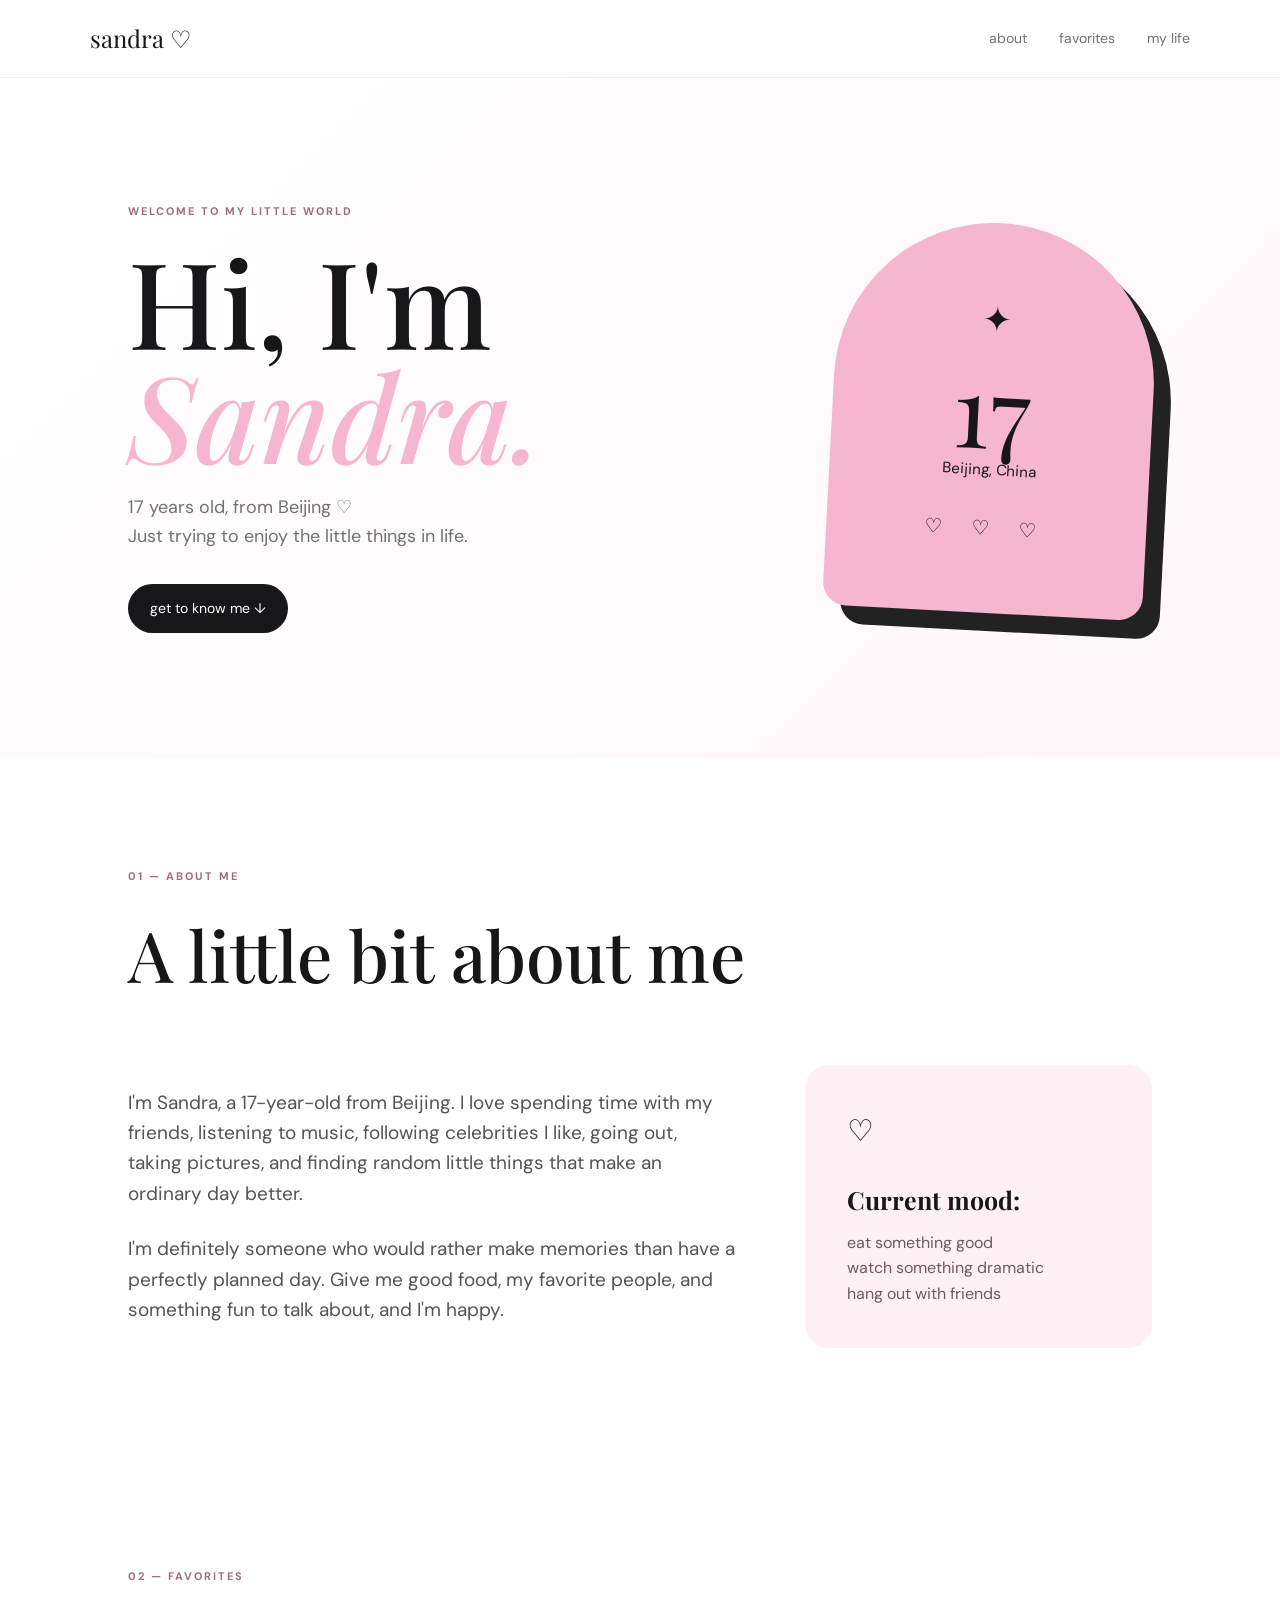
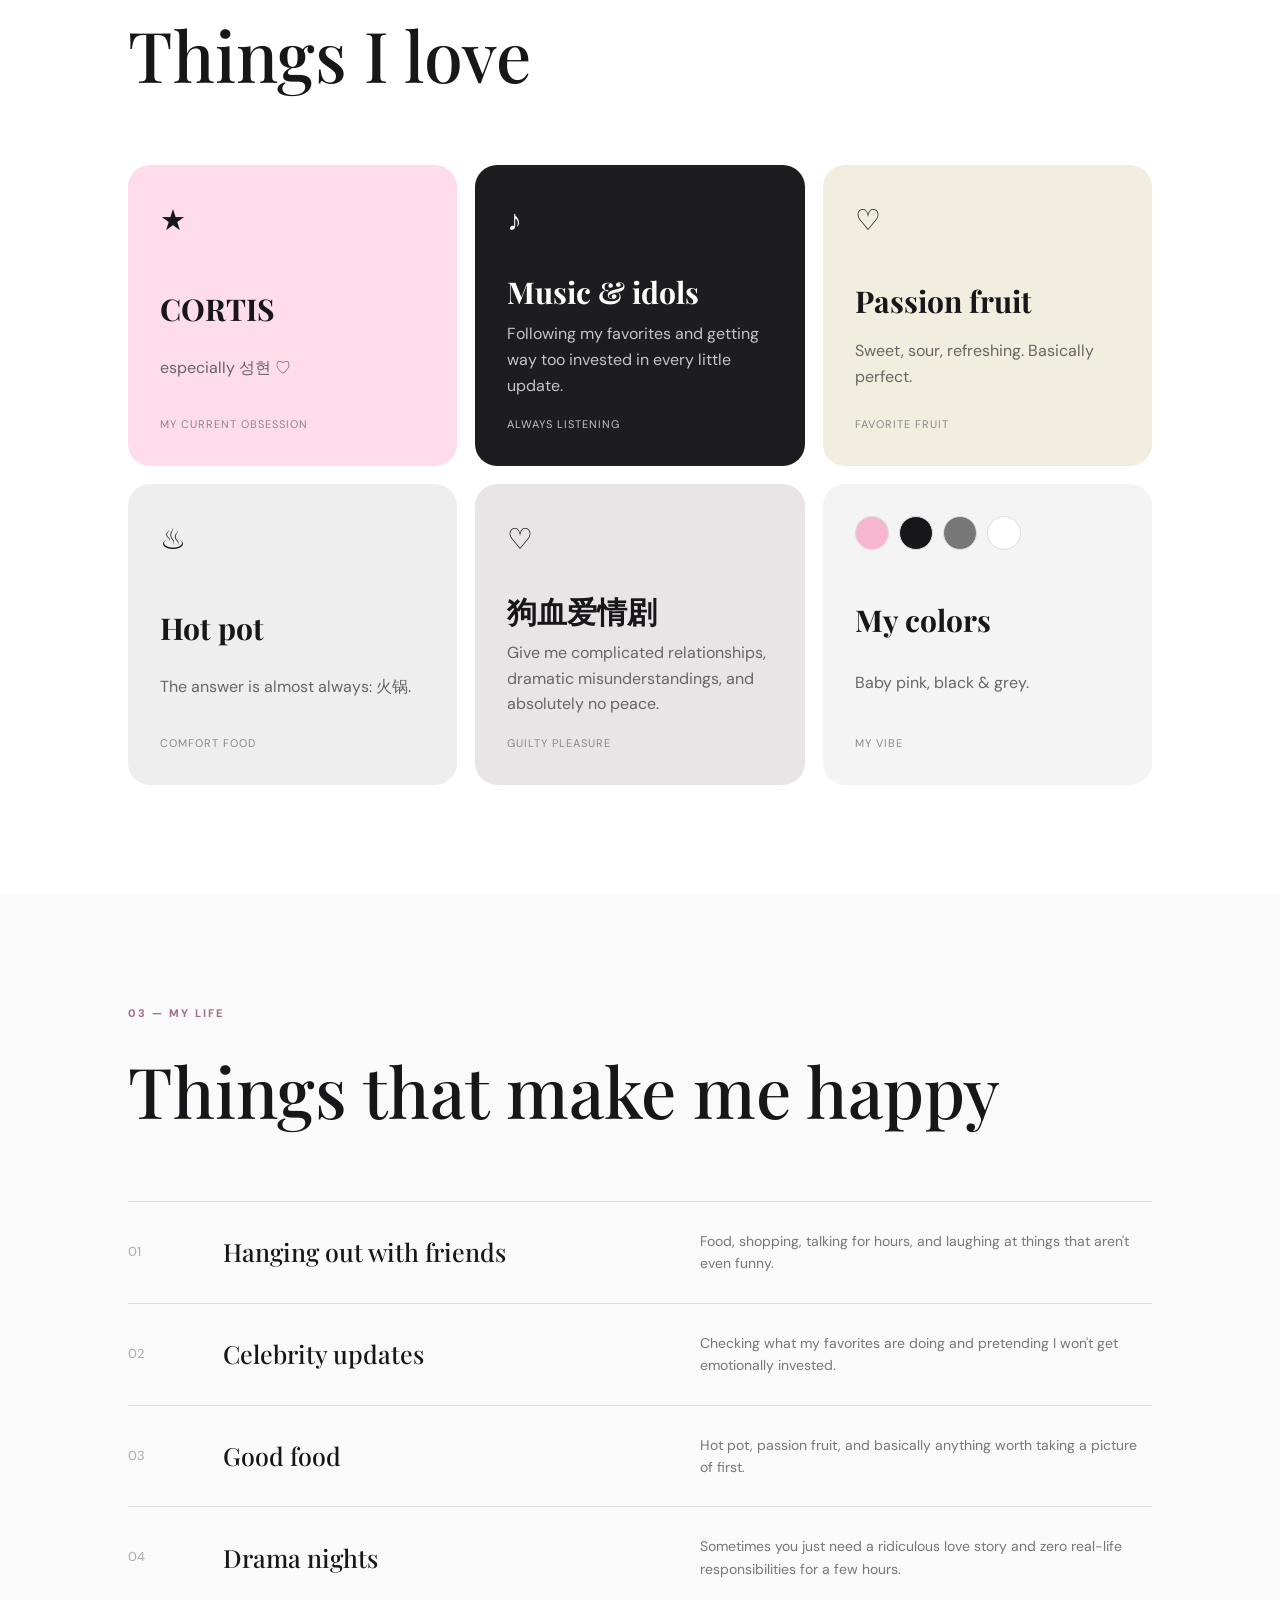
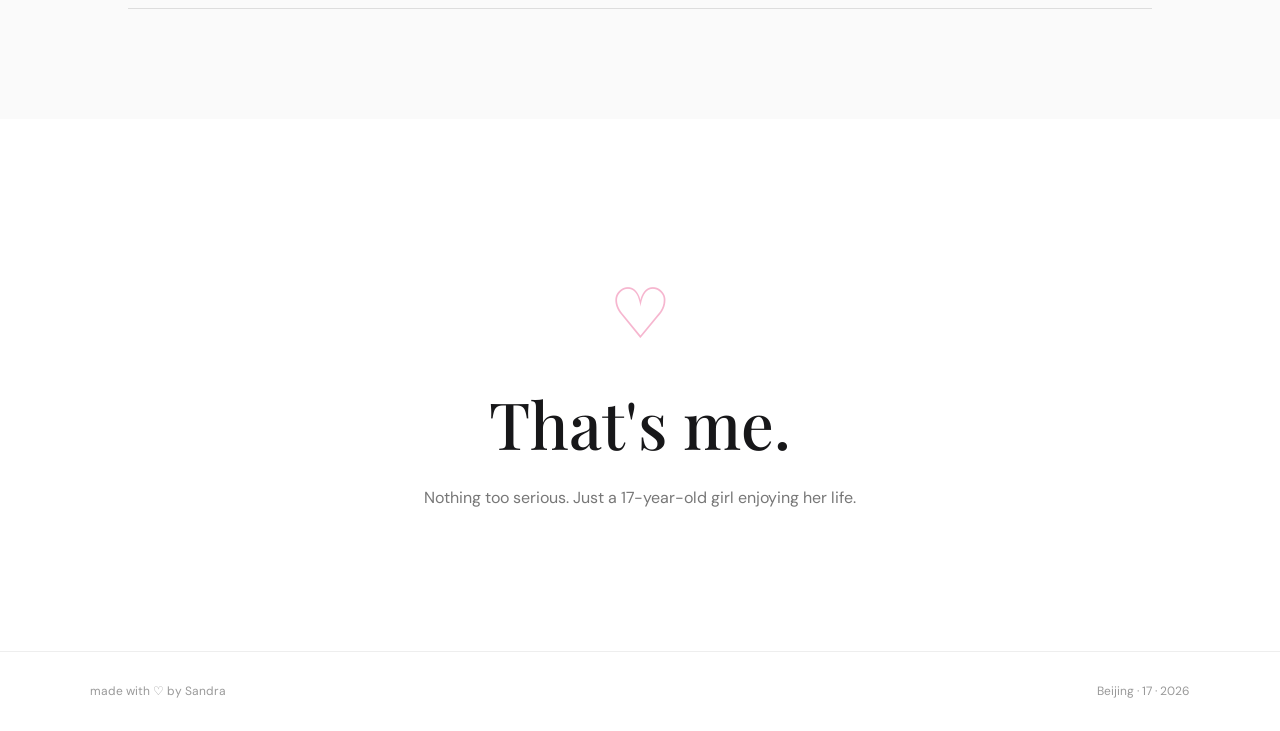
<file: index.html>
<!DOCTYPE html>
<html lang="en">
<head>
  <meta charset="UTF-8">
  <meta name="viewport" content="width=device-width, initial-scale=1.0">
  <title>Sandra's Little World</title>
  <link rel="stylesheet" href="style.css">
</head>
<body>
  <nav>
    <div class="logo">sandra ♡</div>
    <div class="nav-links">
      <a href="#about">about</a>
      <a href="#favorites">favorites</a>
      <a href="#life">my life</a>
    </div>
  </nav>

  <main>
    <section class="hero">
      <div class="hero-text">
        <p class="small-title">welcome to my little world</p>
        <h1>Hi, I'm<br><span>Sandra.</span></h1>
        <p class="intro">
          17 years old, from Beijing ♡<br>
          Just trying to enjoy the little things in life.
        </p>
        <a class="button" href="#about">get to know me ↓</a>
      </div>
      <div class="hero-card">
        <div class="star">✦</div>
        <p>17</p>
        <span>Beijing, China</span>
        <div class="mini-hearts">♡ ♡ ♡</div>
      </div>
    </section>

    <section id="about" class="section">
      <p class="section-label">01 — about me</p>
      <h2>A little bit about me</h2>
      <div class="about-grid">
        <div class="about-text">
          <p>
            I'm Sandra, a 17-year-old from Beijing. I love spending time
            with my friends, listening to music, following celebrities I like,
            going out, taking pictures, and finding random little things
            that make an ordinary day better.
          </p>
          <p>
            I'm definitely someone who would rather make memories than
            have a perfectly planned day. Give me good food, my favorite
            people, and something fun to talk about, and I'm happy.
          </p>
        </div>
        <div class="quote-card">
          <span>♡</span>
          <h3>Current mood:</h3>
          <p>eat something good<br>watch something dramatic<br>hang out with friends</p>
        </div>
      </div>
    </section>

    <section id="favorites" class="section">
      <p class="section-label">02 — favorites</p>
      <h2>Things I love</h2>
      <div class="favorites-grid">
        <div class="fav-card pink">
          <div class="icon">★</div>
          <h3>CORTIS</h3>
          <p>especially 성현 ♡</p>
          <span class="tag">my current obsession</span>
        </div>

        <div class="fav-card dark">
          <div class="icon">♪</div>
          <h3>Music & idols</h3>
          <p>Following my favorites and getting way too invested in every little update.</p>
          <span class="tag">always listening</span>
        </div>

        <div class="fav-card food">
          <div class="icon">♡</div>
          <h3>Passion fruit</h3>
          <p>Sweet, sour, refreshing. Basically perfect.</p>
          <span class="tag">favorite fruit</span>
        </div>

        <div class="fav-card hotpot">
          <div class="icon">♨</div>
          <h3>Hot pot</h3>
          <p>The answer is almost always: 火锅.</p>
          <span class="tag">comfort food</span>
        </div>

        <div class="fav-card drama">
          <div class="icon">♡</div>
          <h3>狗血爱情剧</h3>
          <p>Give me complicated relationships, dramatic misunderstandings, and absolutely no peace.</p>
          <span class="tag">guilty pleasure</span>
        </div>

        <div class="fav-card colors">
          <div class="color-dots"><i></i><i></i><i></i><i></i></div>
          <h3>My colors</h3>
          <p>Baby pink, black & grey.</p>
          <span class="tag">my vibe</span>
        </div>
      </div>
    </section>

    <section id="life" class="section life-section">
      <p class="section-label">03 — my life</p>
      <h2>Things that make me happy</h2>
      <div class="life-list">
        <div><span>01</span><strong>Hanging out with friends</strong><p>Food, shopping, talking for hours, and laughing at things that aren't even funny.</p></div>
        <div><span>02</span><strong>Celebrity updates</strong><p>Checking what my favorites are doing and pretending I won't get emotionally invested.</p></div>
        <div><span>03</span><strong>Good food</strong><p>Hot pot, passion fruit, and basically anything worth taking a picture of first.</p></div>
        <div><span>04</span><strong>Drama nights</strong><p>Sometimes you just need a ridiculous love story and zero real-life responsibilities for a few hours.</p></div>
      </div>
    </section>

    <section class="final-note">
      <div class="big-heart">♡</div>
      <h2>That's me.</h2>
      <p>Nothing too serious. Just a 17-year-old girl enjoying her life.</p>
    </section>
  </main>

  <footer>
    <p>made with ♡ by Sandra</p>
    <p>Beijing · 17 · 2026</p>
  </footer>

  <script src="script.js"></script>
</body>
</html>
</file>
<file: style.css>
@import url('https://fonts.googleapis.com/css2?family=DM+Sans:wght@400;500;600;700&family=Playfair+Display:wght@500;600&display=swap');

:root {
  --pink: #f6b6cf;
  --light-pink: #fff0f6;
  --dark: #171719;
  --gray: #737176;
  --light-gray: #f4f3f4;
  --white: #ffffff;
}

* {
  box-sizing: border-box;
  margin: 0;
  padding: 0;
}

html {
  scroll-behavior: smooth;
}

body {
  background: #fff;
  color: var(--dark);
  font-family: "DM Sans", sans-serif;
  line-height: 1.6;
}

nav {
  height: 78px;
  display: flex;
  align-items: center;
  justify-content: space-between;
  padding: 0 7%;
  border-bottom: 1px solid #eee;
  position: sticky;
  top: 0;
  background: rgba(255,255,255,.92);
  backdrop-filter: blur(12px);
  z-index: 10;
}

.logo {
  font-family: "Playfair Display", serif;
  font-size: 24px;
}

.nav-links {
  display: flex;
  gap: 32px;
}

.nav-links a {
  text-decoration: none;
  color: var(--gray);
  font-size: 14px;
  transition: .2s;
}

.nav-links a:hover {
  color: var(--dark);
}

.hero {
  min-height: 680px;
  padding: 90px 10%;
  display: flex;
  align-items: center;
  justify-content: space-between;
  gap: 70px;
  background: linear-gradient(135deg, #fff 0%, #fff7fa 100%);
}

.hero-text {
  max-width: 650px;
}

.small-title, .section-label {
  text-transform: uppercase;
  letter-spacing: 2px;
  font-size: 11px;
  font-weight: 700;
  color: #a36b82;
}

.hero h1 {
  font-family: "Playfair Display", serif;
  font-size: clamp(65px, 10vw, 120px);
  line-height: .95;
  margin: 22px 0;
  font-weight: 500;
}

.hero h1 span {
  color: var(--pink);
  font-style: italic;
}

.intro {
  color: var(--gray);
  font-size: 18px;
  margin-bottom: 34px;
}

.button {
  display: inline-block;
  padding: 13px 22px;
  border-radius: 30px;
  background: var(--dark);
  color: white;
  text-decoration: none;
  font-size: 14px;
  transition: transform .2s, background .2s;
}

.button:hover {
  transform: translateY(-2px);
  background: #333;
}

.hero-card {
  width: 320px;
  height: 390px;
  background: var(--pink);
  border-radius: 170px 170px 25px 25px;
  display: flex;
  flex-direction: column;
  align-items: center;
  justify-content: center;
  transform: rotate(3deg);
  box-shadow: 18px 18px 0 #222;
}

.hero-card .star {
  font-size: 35px;
  margin-bottom: 10px;
}

.hero-card p {
  font-family: "Playfair Display", serif;
  font-size: 100px;
  line-height: 1;
}

.hero-card span {
  font-size: 15px;
}

.mini-hearts {
  margin-top: 30px;
  letter-spacing: 12px;
  font-size: 20px;
}

.section {
  padding: 110px 10%;
  max-width: 1400px;
  margin: auto;
}

.section h2 {
  font-family: "Playfair Display", serif;
  font-size: clamp(42px, 6vw, 70px);
  font-weight: 500;
  margin: 12px 0 55px;
}

.about-grid {
  display: grid;
  grid-template-columns: 1.4fr .8fr;
  gap: 70px;
  align-items: center;
}

.about-text {
  font-size: 19px;
  color: #555258;
  max-width: 700px;
}

.about-text p + p {
  margin-top: 25px;
}

.quote-card {
  padding: 42px;
  background: var(--light-pink);
  border-radius: 24px;
}

.quote-card > span {
  font-size: 30px;
}

.quote-card h3 {
  margin: 25px 0 10px;
  font-family: "Playfair Display", serif;
  font-size: 25px;
}

.quote-card p {
  color: #6e5961;
}

.favorites-grid {
  display: grid;
  grid-template-columns: repeat(3, 1fr);
  gap: 18px;
}

.fav-card {
  min-height: 260px;
  padding: 32px;
  border-radius: 22px;
  display: flex;
  flex-direction: column;
  justify-content: space-between;
  transition: transform .25s;
}

.fav-card:hover {
  transform: translateY(-6px);
}

.fav-card .icon {
  font-size: 29px;
}

.fav-card h3 {
  font-family: "Playfair Display", serif;
  font-size: 30px;
  margin-top: 25px;
}

.fav-card p {
  margin: 5px 0 18px;
  color: #666;
}

.pink {
  background: #ffdce9;
}

.dark {
  background: #1d1d1f;
  color: white;
}

.dark p, .dark .tag {
  color: #c5c5c5;
}

.food {
  background: #f1eddf;
}

.hotpot {
  background: #eee;
}

.drama {
  background: #e9e5e7;
}

.colors {
  background: #f5f4f5;
}

.tag {
  font-size: 11px;
  text-transform: uppercase;
  letter-spacing: 1px;
  color: #888;
}

.color-dots {
  display: flex;
  gap: 10px;
}

.color-dots i {
  width: 34px;
  height: 34px;
  display: block;
  border-radius: 50%;
  border: 1px solid #ddd;
}

.color-dots i:nth-child(1) { background: #f6b6cf; }
.color-dots i:nth-child(2) { background: #171719; }
.color-dots i:nth-child(3) { background: #777; }
.color-dots i:nth-child(4) { background: white; }

.life-section {
  background: #fafafa;
  max-width: none;
  padding-left: 10%;
  padding-right: 10%;
}

.life-list {
  border-top: 1px solid #ddd;
}

.life-list > div {
  display: grid;
  grid-template-columns: 70px 1fr 1fr;
  gap: 25px;
  padding: 28px 0;
  border-bottom: 1px solid #ddd;
  align-items: center;
}

.life-list span {
  color: #aaa;
  font-size: 13px;
}

.life-list strong {
  font-family: "Playfair Display", serif;
  font-size: 25px;
  font-weight: 500;
}

.life-list p {
  color: #777;
  font-size: 14px;
}

.final-note {
  text-align: center;
  padding: 140px 20px;
}

.big-heart {
  font-size: 70px;
  color: var(--pink);
}

.final-note h2 {
  font-family: "Playfair Display", serif;
  font-size: 65px;
  font-weight: 500;
}

.final-note p {
  color: #777;
  margin-top: 10px;
}

footer {
  border-top: 1px solid #eee;
  padding: 30px 7%;
  display: flex;
  justify-content: space-between;
  color: #999;
  font-size: 12px;
}

@media (max-width: 800px) {
  nav {
    padding: 0 6%;
  }

  .nav-links {
    gap: 15px;
  }

  .hero {
    padding: 70px 7%;
    flex-direction: column;
    align-items: flex-start;
  }

  .hero-card {
    align-self: center;
    width: 260px;
    height: 320px;
  }

  .about-grid {
    grid-template-columns: 1fr;
  }

  .favorites-grid {
    grid-template-columns: 1fr;
  }

  .life-list > div {
    grid-template-columns: 45px 1fr;
  }

  .life-list p {
    grid-column: 2;
  }

  footer {
    flex-direction: column;
    gap: 8px;
  }
}
</file>
